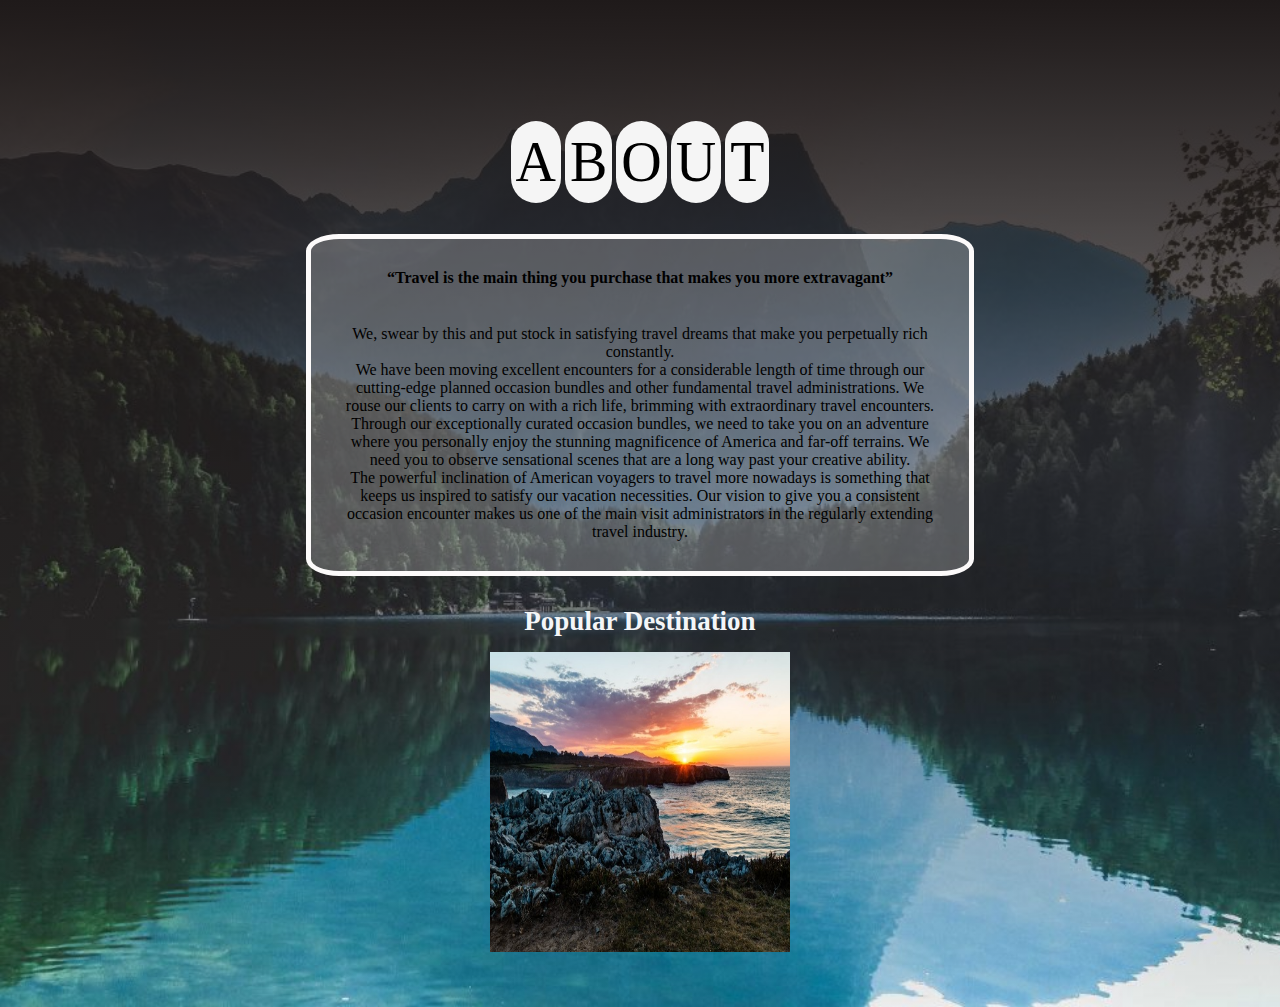
<file: about.html>
<!DOCTYPE html>
<html lang="en">
<head>
    <meta charset="UTF-8">
    <meta http-equiv="X-UA-Compatible" content="IE=edge">
    <meta name="viewport" content="width=device-width, initial-scale=1.0">
    <title>About</title>
    <link rel="stylesheet" href="style3.css">
</head>
<body>
    <div class="about">
        <div class="container">
            <div class="heading">
                <span>A</span>
                <span>b</span>
                <span>o</span>
                <span>u</span>
                <span>t</span>
            </div>
            <div class="content">
                <div class="article">
                    <p><strong>“Travel is the main thing you purchase that makes you more extravagant”</strong></p><br>
                        <p>We, swear by this and put stock in satisfying travel dreams that make you perpetually rich constantly.<br>

                        We have been moving excellent encounters for a considerable length of time through our cutting-edge planned occasion bundles and other fundamental travel administrations. We rouse our clients to carry on with a rich life, brimming with extraordinary travel encounters.<br>
                        
                        Through our exceptionally curated occasion bundles, we need to take you on an adventure where you personally enjoy the stunning magnificence of America and far-off terrains. We need you to observe sensational scenes that are a long way past your creative ability.<br>
                        
                        The powerful inclination of American voyagers to travel more nowadays is something that keeps us inspired to satisfy our vacation necessities. Our vision to give you a consistent occasion encounter makes us one of the main visit administrators in the regularly extending travel industry.</p>
                </div>
            </div>
            <div class="dest">
                <h2>Popular Destination</h2>
                <div class="image">
                    <img src="des-4.jpg" alt="" width="300px" height="300px">
                </div>
            </div>
        </div>
    </div>
</body>
</html>
</file>
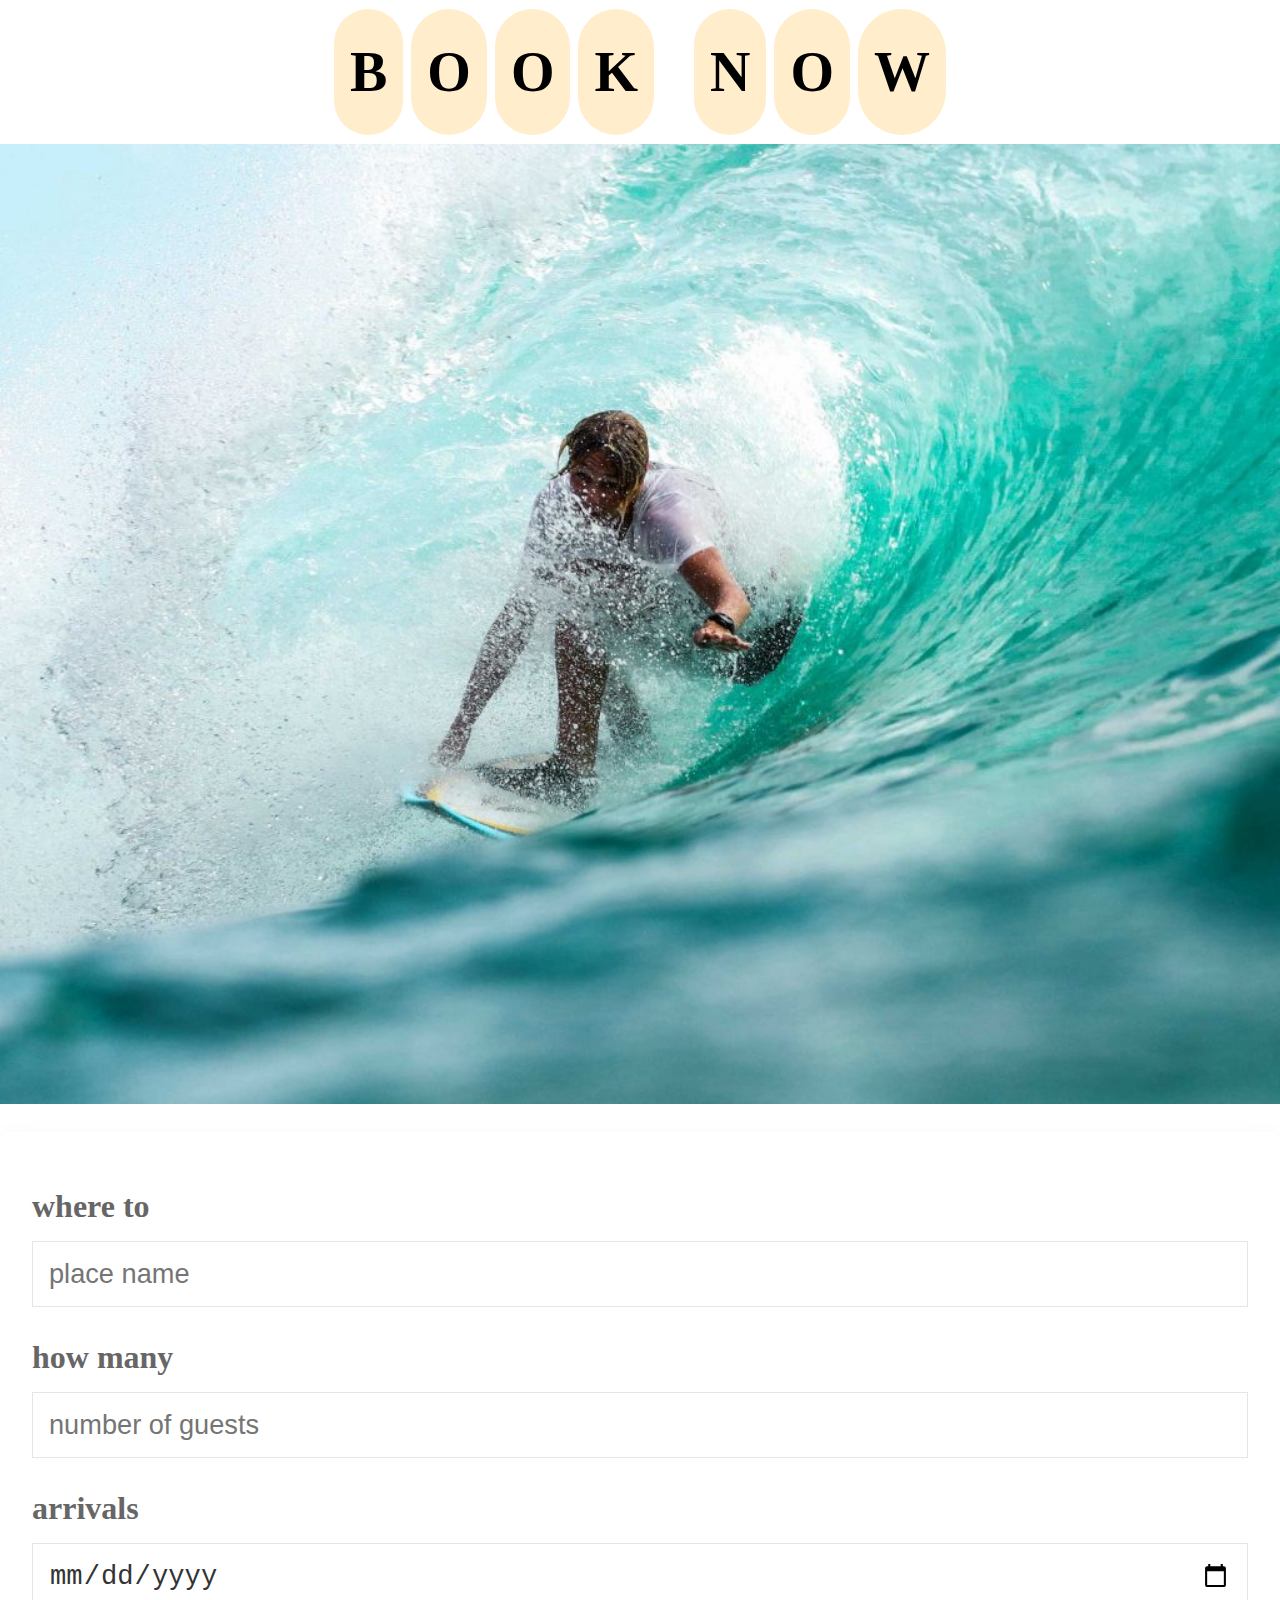
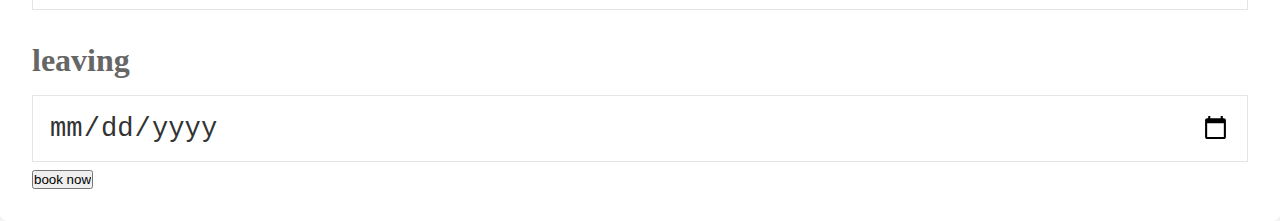
<file: book.html>
<!DOCTYPE html>
<html lang="en">
<head>
    <meta charset="UTF-8">
    <meta http-equiv="X-UA-Compatible" content="IE=edge">
    <meta name="viewport" content="width=device-width, initial-scale=1.0">
    <title>book</title>
    <link rel="stylesheet" href="style.css">
</head>
<body>
    <div class="book" id="book">

        <h1 class="heading">
            <span>b</span>
            <span>o</span>
            <span>o</span>
            <span>k</span>
            <span class="space"></span>
            <span>n</span>
            <span>o</span>
            <span>w</span>
        </h1>
    
        <div class="row">
    
            <div class="image">
                <img src="gallery-img-6.jpg" alt="">
            </div>
    
            <form action="">
                <div class="inputBox">
                    <h3>where to</h3>
                    <input type="text" placeholder="place name">
                </div>
                <div class="inputBox">
                    <h3>how many</h3>
                    <input type="number" placeholder="number of guests">
                </div>
                <div class="inputBox">
                    <h3>arrivals</h3>
                    <input type="date">
                </div>
                <div class="inputBox">
                    <h3>leaving</h3>
                    <input type="date">
                </div>
                <input type="submit" class="btn" value="book now">
            </form>
    
        </div>
    
    </div>
</body>
</html>
</file>
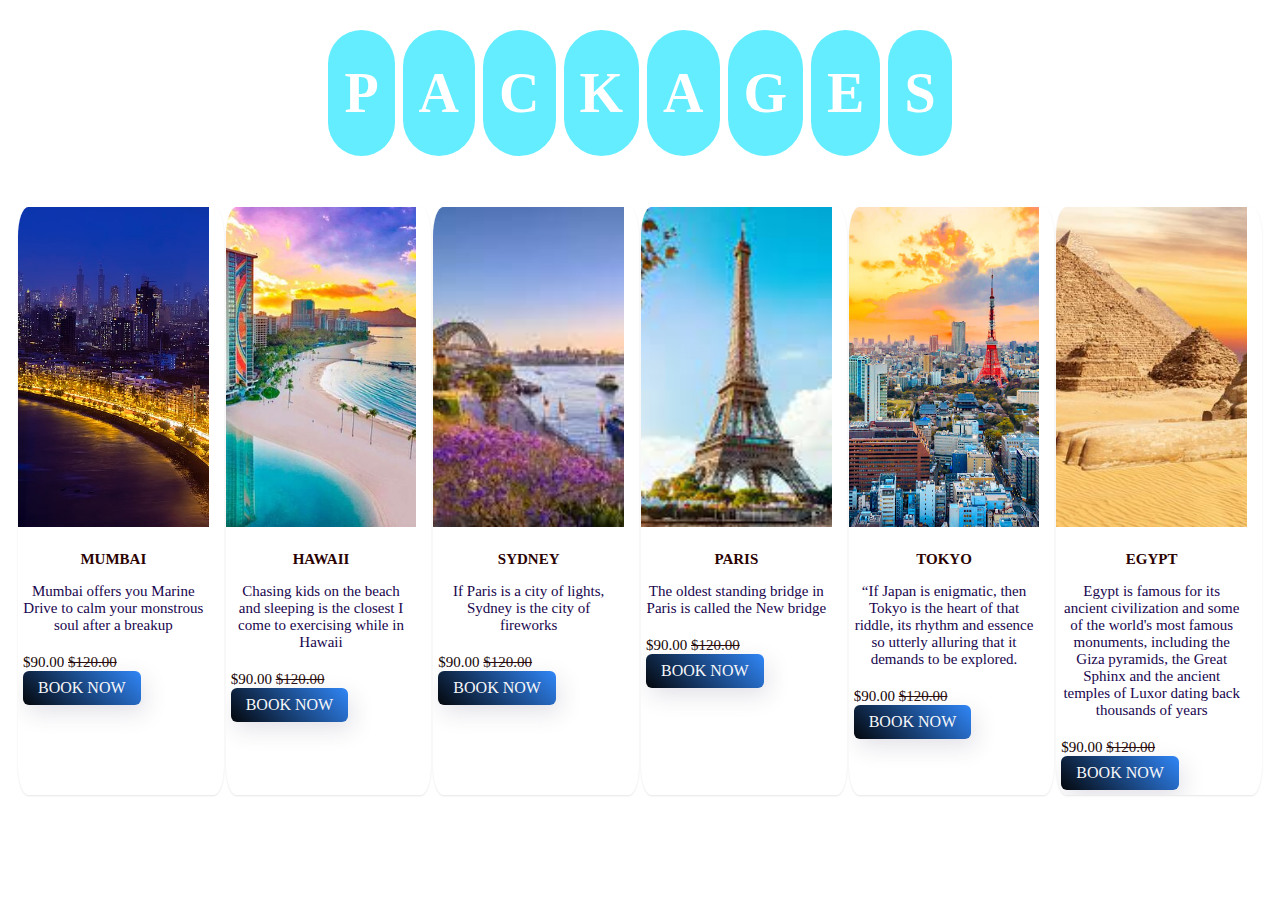
<file: package.html>
<!DOCTYPE html>
<html lang="en">
<head>
    <meta charset="UTF-8">
    <meta http-equiv="X-UA-Compatible" content="IE=edge">
    <meta name="viewport" content="width=device-width, initial-scale=1.0">
    <title>Document</title>
    <link rel="stylesheet" href="style1.css">
</head>
<body>
    <div class="packages" id="packages">

        <h1 class="heading">
            <span>p</span>
            <span>a</span>
            <span>c</span>
            <span>k</span>
            <span>a</span>
            <span>g</span>
            <span>e</span>
            <span>s</span>
        </h1>
    
        <div class="box-container">
    
            <div class="box">
                <img src="mumbai.jpg" alt="">
                <div class="content">
                    <h3> mumbai </h3>
                    <p>Mumbai offers you Marine Drive to calm your monstrous soul after a breakup</p>
                    <div class="price"> $90.00 <span>$120.00</span> </div>
                    <a href="#" class="btn">book now</a>
                </div>
            </div>
    
            <div class="box">
                <img src="hawaii.jpg" alt="">
                <div class="content">
                    <h3> hawaii </h3>
                    <p>Chasing kids on the beach and sleeping is the closest I come to exercising while in Hawaii</p>
                    <div class="price"> $90.00 <span>$120.00</span> </div>
                    <a href="#" class="btn">book now</a>
                </div>
            </div>
    
            <div class="box">
                <img src="sydney.jpg" alt="">
                <div class="content">
                    <h3> sydney </h3>
                    <p>If Paris is a city of lights, Sydney is the city of fireworks</p>
                    <div class="price"> $90.00 <span>$120.00</span> </div>
                    <a href="#" class="btn">book now</a>
                </div>
            </div>
    
            <div class="box">
                <img src="paris.jpg" alt="">
                <div class="content">
                    <h3> paris </h3>
                    <p>The oldest standing bridge in Paris is called the New bridge</p>
                    <div class="price"> $90.00 <span>$120.00</span> </div>
                    <a href="#" class="btn">book now</a>
                </div>
            </div>
    
            <div class="box">
                <img src="tokyo.jpg" alt="">
                <div class="content">
                    <h3> tokyo </h3>
                    <p>“If Japan is enigmatic, then Tokyo is the heart of that riddle, its rhythm and essence so utterly alluring that it demands to be explored.</p>
                    <div class="price"> $90.00 <span>$120.00</span> </div>
                    <a href="#" class="btn">book now</a>
                </div>
            </div>
    
            <div class="box">
                <img src="egypt.jpg" alt="">
                <div class="content">
                    <h3> egypt </h3>
                    <p>Egypt is famous for its ancient civilization and some of the world's most famous monuments, including the Giza pyramids, the Great Sphinx and the ancient temples of Luxor dating back thousands of years</p>
                    <div class="price"> $90.00 <span>$120.00</span> </div>
                    <a href="#" class="btn">book now</a>
                </div>
            </div>
    
        </div>
    
    </divrd>
</body>
</html>
</file>
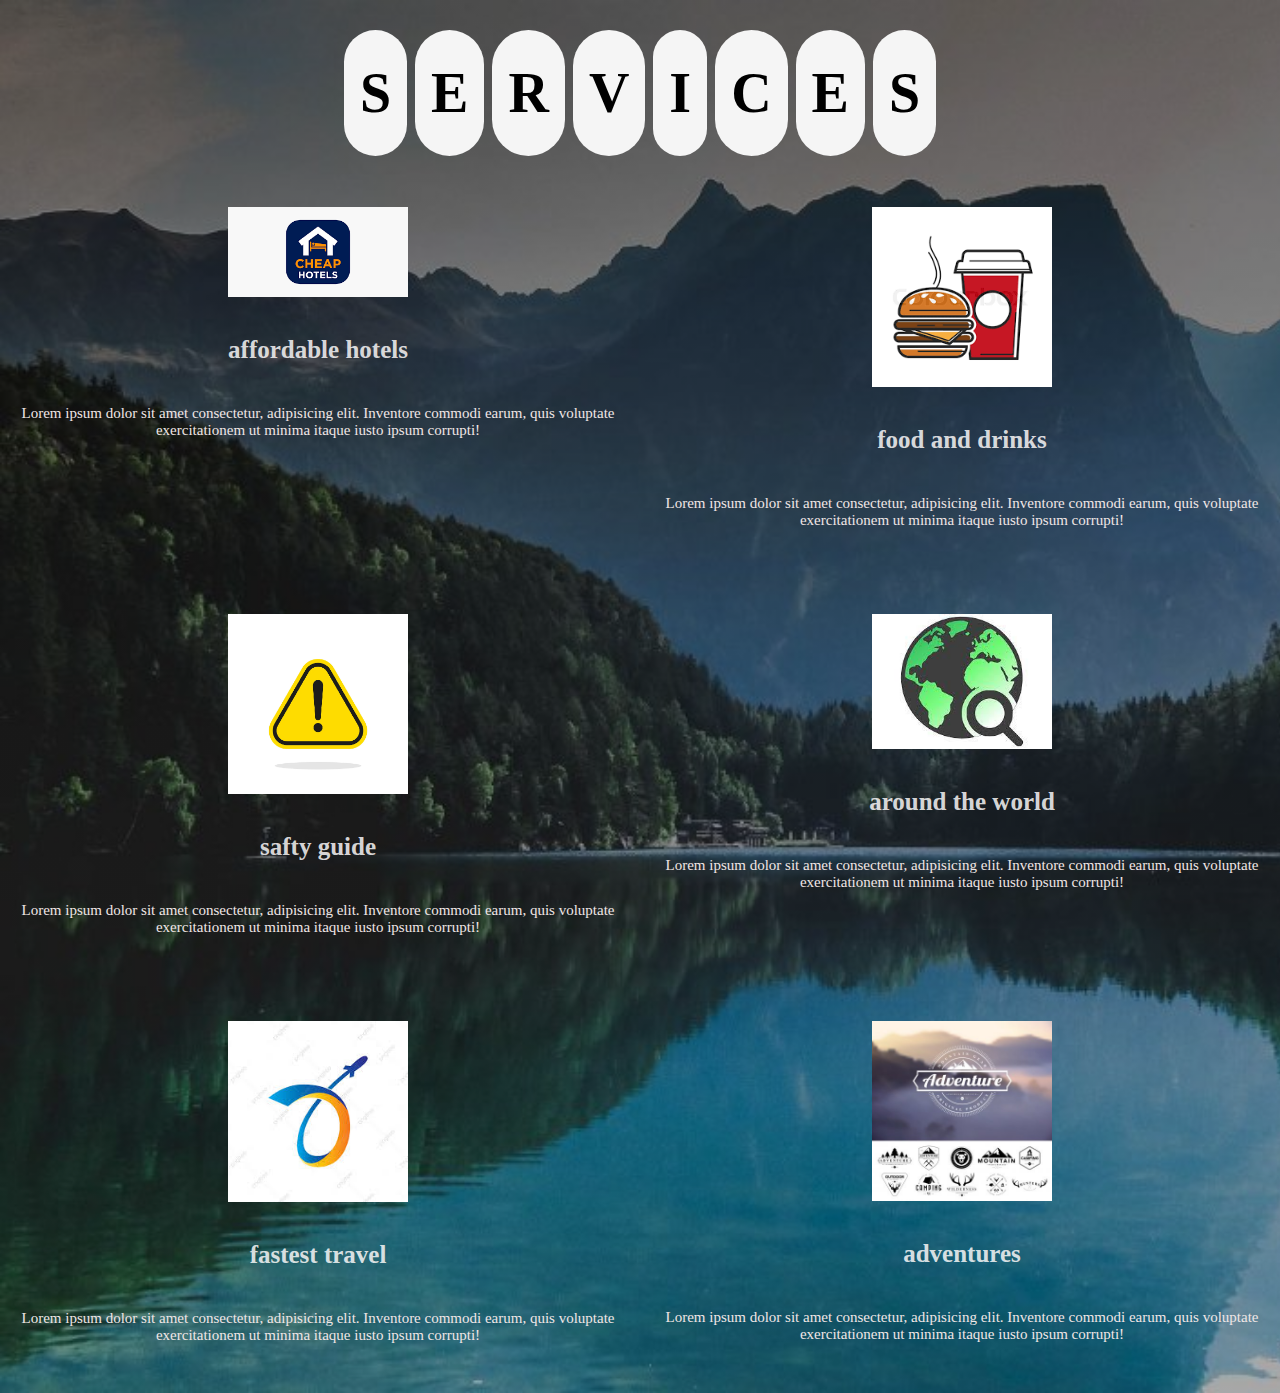
<file: service.html>
<!DOCTYPE html>
<html lang="en">
<head>
    <meta charset="UTF-8">
    <meta http-equiv="X-UA-Compatible" content="IE=edge">
    <meta name="viewport" content="width=device-width, initial-scale=1.0">
    <title>Document</title>
    <link rel="stylesheet" href="style2.css">
</head>
<body>
    <div class="services" id="services">

        <h1 class="heading">
            <span>s</span>
            <span>e</span>
            <span>r</span>
            <span>v</span>
            <span>i</span>
            <span>c</span>
            <span>e</span>
            <span>s</span>
        </h1>
    
        <div class="box-container">
    
            <div class="box">
                <img src="affordable.jpg" alt="">
                <h3>affordable hotels</h3>
                <p>Lorem ipsum dolor sit amet consectetur, adipisicing elit. Inventore commodi earum, quis voluptate exercitationem ut minima itaque iusto ipsum corrupti!</p>
            </div>
            <div class="box">
                <img src="foodd.jpg" alt="">
                <h3>food and drinks</h3>
                <p>Lorem ipsum dolor sit amet consectetur, adipisicing elit. Inventore commodi earum, quis voluptate exercitationem ut minima itaque iusto ipsum corrupti!</p>
            </div>
            <div class="box">
                <img src="safety.jpg" alt="">
                <h3>safty guide</h3>
                <p>Lorem ipsum dolor sit amet consectetur, adipisicing elit. Inventore commodi earum, quis voluptate exercitationem ut minima itaque iusto ipsum corrupti!</p>
            </div>
            <div class="box">
                <img src="world.jpg" alt="">
                <h3>around the world</h3>
                <p>Lorem ipsum dolor sit amet consectetur, adipisicing elit. Inventore commodi earum, quis voluptate exercitationem ut minima itaque iusto ipsum corrupti!</p>
            </div>
            <div class="box">
                <img src="fast.jpg" alt="">
                <h3>fastest travel</h3>
                <p>Lorem ipsum dolor sit amet consectetur, adipisicing elit. Inventore commodi earum, quis voluptate exercitationem ut minima itaque iusto ipsum corrupti!</p>
            </div>
            <div class="box">
                <img src="adventure.jpg" alt="">
                <h3>adventures</h3>
                <p>Lorem ipsum dolor sit amet consectetur, adipisicing elit. Inventore commodi earum, quis voluptate exercitationem ut minima itaque iusto ipsum corrupti!</p>
            </div>
    
        </div>
    
    </div>
</body>
</html>
</file>
<file: style3.css>
*{
    margin: 0px;
    padding: 0px;
    box-sizing: border-box;
    text-align: center;
    
}
body{
    background-image: linear-gradient(rgb(31, 26, 26),rgba(0, 0, 0, 0.014)),url(gallery-img-4.jpg);
    background-size: cover;
}
.about{
    padding-top: 40px;
    width: 100%;
}
.about .container{
    width: 60%;
    display: block;
    margin: 0px auto;
    padding: 50px;
}
.about .container .heading h2{
    font-weight: 600;
    font-size: 40px;
    text-transform: uppercase;
    padding: 20px 20px;
}
.about .container .article{
    padding: 20px;
    background-color: rgba(255, 255, 255, 0.24);
    border: 5px solid rgb(252, 250, 250);
    border-radius: 5%;
}
.about .container .article p{
    padding: 10px;
}
.dest{
    font-size: large;
    padding-top: 30px;
    text-align: center;
    color: rgb(244, 246, 248);
}
.dest .image{
    padding-top: 15px;   
}
.heading{
    text-align: center;
    padding: 2.5rem 0;
    text-transform: uppercase;
}
.heading span{
    font-size: 3.5rem;
    background-color:whitesmoke;
    color: var(--orange);
    border-radius: 5rem;
    padding: 10px 5px;
}
</file>
<file: style.css>
*{
    margin:0; padding:0;
    box-sizing: border-box;
}
/*common class*/

.container{
    height:100vh;
    width:100%;
    background-image:linear-gradient(rgba(0, 0, 0, 0.39),rgba(0,0,0,0.7)),url('banner-bg.jpg');
    background-position: center;
    background-size: cover;
    padding-left: 8%;
    padding-right: 8%;
    position: relative;
}
.navbar{
    margin:0 .8rem;
    border-radius: 1cm;
    font-size: 2rem;
    width: 100%;
    height:15vh;
    margin:auto;
    display:flex;
    align-items:center;
}
.logo{
    width: 150px;
    cursor: pointer;
    margin-left: 1px;
    margin-top: 40%;
}
nav{
    flex: 1;
    text-align: right;
}
nav ul li{
    display: inline-block;
    list-style: none;
    margin-left: 60px;
}
nav ul li a{
    text-decoration: none;
    font-size: 20px;
    color:white;
    text-transform: uppercase;
}
nav ul li a:hover{
    padding-inline: 5px;
    border: 2px solid white;
    color:rgb(252, 248, 248);
    transition: .5s ease-in-out;
}
.content h2{
    font-family: Arial, Helvetica, sans-serif;
    font-size: 50px;
    font-weight: 100;
    margin-top: 24px;
    margin-bottom: 15px;
    color: #fff;
}
.content{
    margin-left: 15%;
    margin-top: 8%;
}
.content .btn{
    display: inline-block;
    background: linear-gradient(45deg, #d2def7, #fff);
    border-radius: 6px;
    padding: 10px 20px;
    text-decoration: none;
    color: rgb(53, 61, 105);
    box-shadow: 4px 8px 22px rgba(70, 53, 97, 0.15);
}
/*book*/
.book .row{
    display: flex;
    flex-wrap: wrap;
    gap:1.5rem;
    align-items: center;
  }
  
  .book .row .image{
    flex:1 1 40rem;
  }
  
  .book .row .image img{
    width:100%;
  }
  
  .book .row form{
    flex:1 1 40rem;
    padding:2rem;
    box-shadow: 0 1rem 2rem rgba(0,0,0,.1);
    border-radius: .5rem;
  }
  
  .book .row form .inputBox{
    padding:.5rem 0;
  }
  
  .book .row form .inputBox input{
    width:100%;
    padding:1rem;
    border:.1rem solid rgba(0,0,0,.1);
    font-size: 1.7rem;
    color:#333;
    text-transform: none;
  }
  
  .book .row form .inputBox h3{
    font-size: 2rem;
    padding:1rem 0;
    color:#666;
  }
  .heading{
      text-align: center;
      text-transform: uppercase;
      padding: 2.5rem 0;
  }
  .heading span{
      font-size: 3.5rem;
      background-color: rgba(255,165,0,.2);
      color: var(--orange);
      border-radius: 5rem;
      padding: 2rem 1rem;
  }
  .heading span.space{
      background: none;
  }
</file>
<file: style1.css>
.packages .box-container{
    display: flex;
    flex-wrap: wrap;
    gap:2px;
    padding:20px 10px;
  }
  
  .packages .box-container .box{
    flex:1 1 40px;
    border-radius: .5px;
    overflow: hidden;
    box-shadow: 0 1px 2px rgba(0,0,0,.1);
    border-radius: 5%;
    padding-right: 15px;
  }
  
  .packages .box-container .box img{
    height: 20rem;
    width:100%;
    object-fit: cover;
  }
  
  .packages .box-container .box .content{
    padding:5px;
  }
  
  .packages .box-container .box .content h3{
    font-size:15px;
    text-transform: uppercase;
    color:rgb(43, 2, 2);
    text-align: center;
  }
  
  .packages .box-container .box .content h3 img{
    color:var(--orange);
  }
  
  .packages .box-container .box .content p{
    font-size:15px;
    color:rgb(24, 5, 77);
    text-align: center;
  }
  
  .packages .box-container .box .content img{
    font-size:10px;
    color:var(--orange);
  }
  
  .packages .box-container .box .content .price{
    font-size: 15px;
    color:rgb(22, 5, 5);
    padding-top: 5px;
  }
  
.packages .box-container .box .content .price span{
    color:rgb(43, 15, 15);
    font-size: 15px;
    text-decoration: line-through;
}
.content .btn{
  align-items: center;
  text-transform: uppercase;
  display: inline-block;
  background: linear-gradient(45deg, #04070c, rgb(48, 134, 247));
  border-radius: 6px;
  padding: 8px 15px;
  text-decoration: none;
  color: rgb(246, 247, 250);
  box-shadow: 4px 8px 22px rgba(70, 53, 97, 0.15);
}
  .heading{
    text-align: center;
    text-transform: uppercase;
    padding: 2.5rem 0;
}
.heading span{
    font-size: 3.5rem;
    background-color: rgba(0, 225, 255, 0.61);
    color: white;
    border-radius: 5rem;
    padding: 2rem 1rem;
}
</file>
<file: style2.css>
body{
    background-image: linear-gradient(rgba(0,0,0,.5),rgba(0,0,0,.3)),url("gallery-img-4.jpg");
    background-size: cover;
}
.services .box-container{
    display: flex;
    flex-wrap: wrap;
    gap:1.5rem;
    width: 100%;
    justify-content: space-between;
  }
  
  .services .box-container .box{
    flex: 1 1 30rem;
    border-radius: .5rem;
    padding:10px;
    text-align: center;
    align-items: center;
    width: 50%;
    height: auto;

  }
  
  .services .box-container .box img{
    width: 30%;
    height: auto;
    padding:10px;
    font-size: 5rem;
    color:var(--orange);
  }
  
  .services .box-container .box h3{
    font-size: 25px;
    color:rgba(248, 246, 246, 0.87);
  }
  
  .services .box-container .box p{
    font-size: 15px;
    color:rgb(240, 230, 230);
    padding:1rem 0;
  }
  
  .services .box-container .box:hover{
    box-shadow: 0 1rem 2rem rgba(246, 247, 245, 0.884);
  }
  .heading{
    text-align: center;
    padding: 2.5rem 0;
    text-transform: uppercase;
}
.heading span{
    font-size: 3.5rem;
    background-color:whitesmoke;
    color: var(--orange);
    border-radius: 5rem;
    padding: 2rem 1rem;
}
</file>
